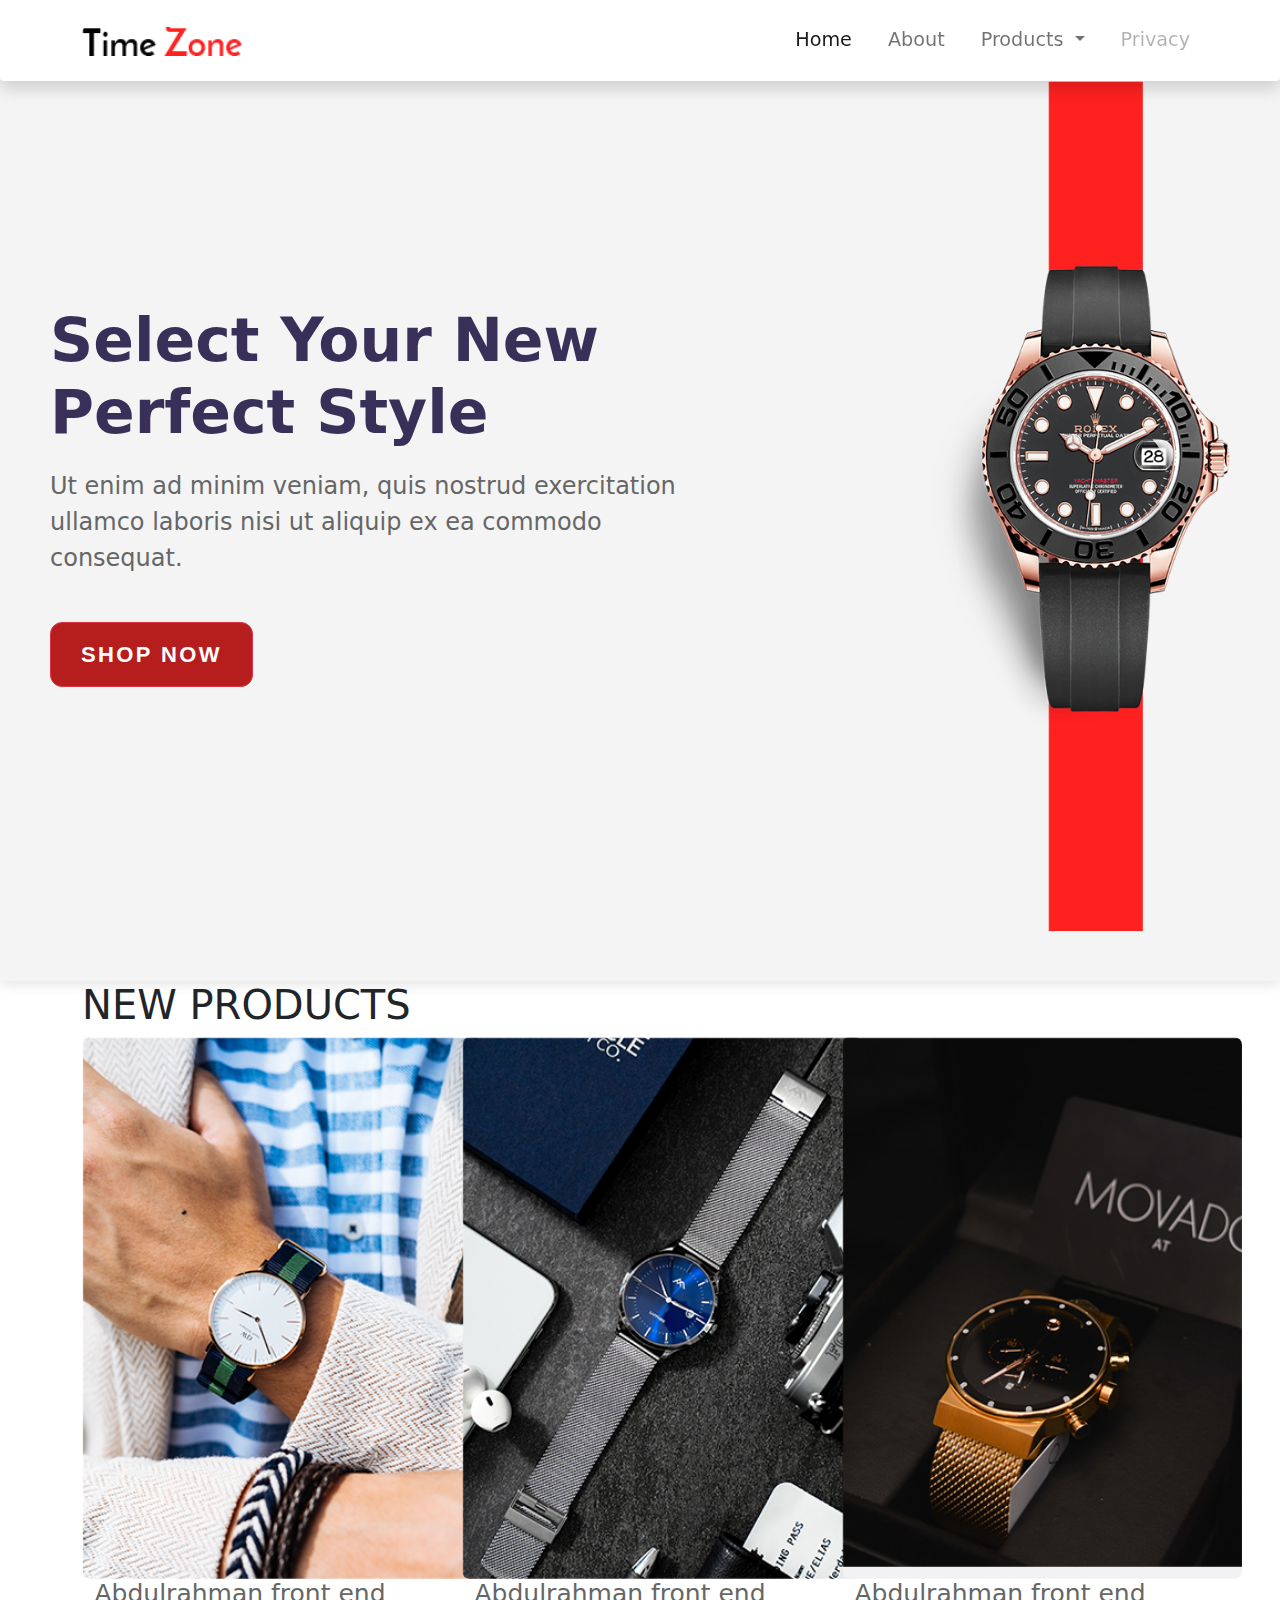
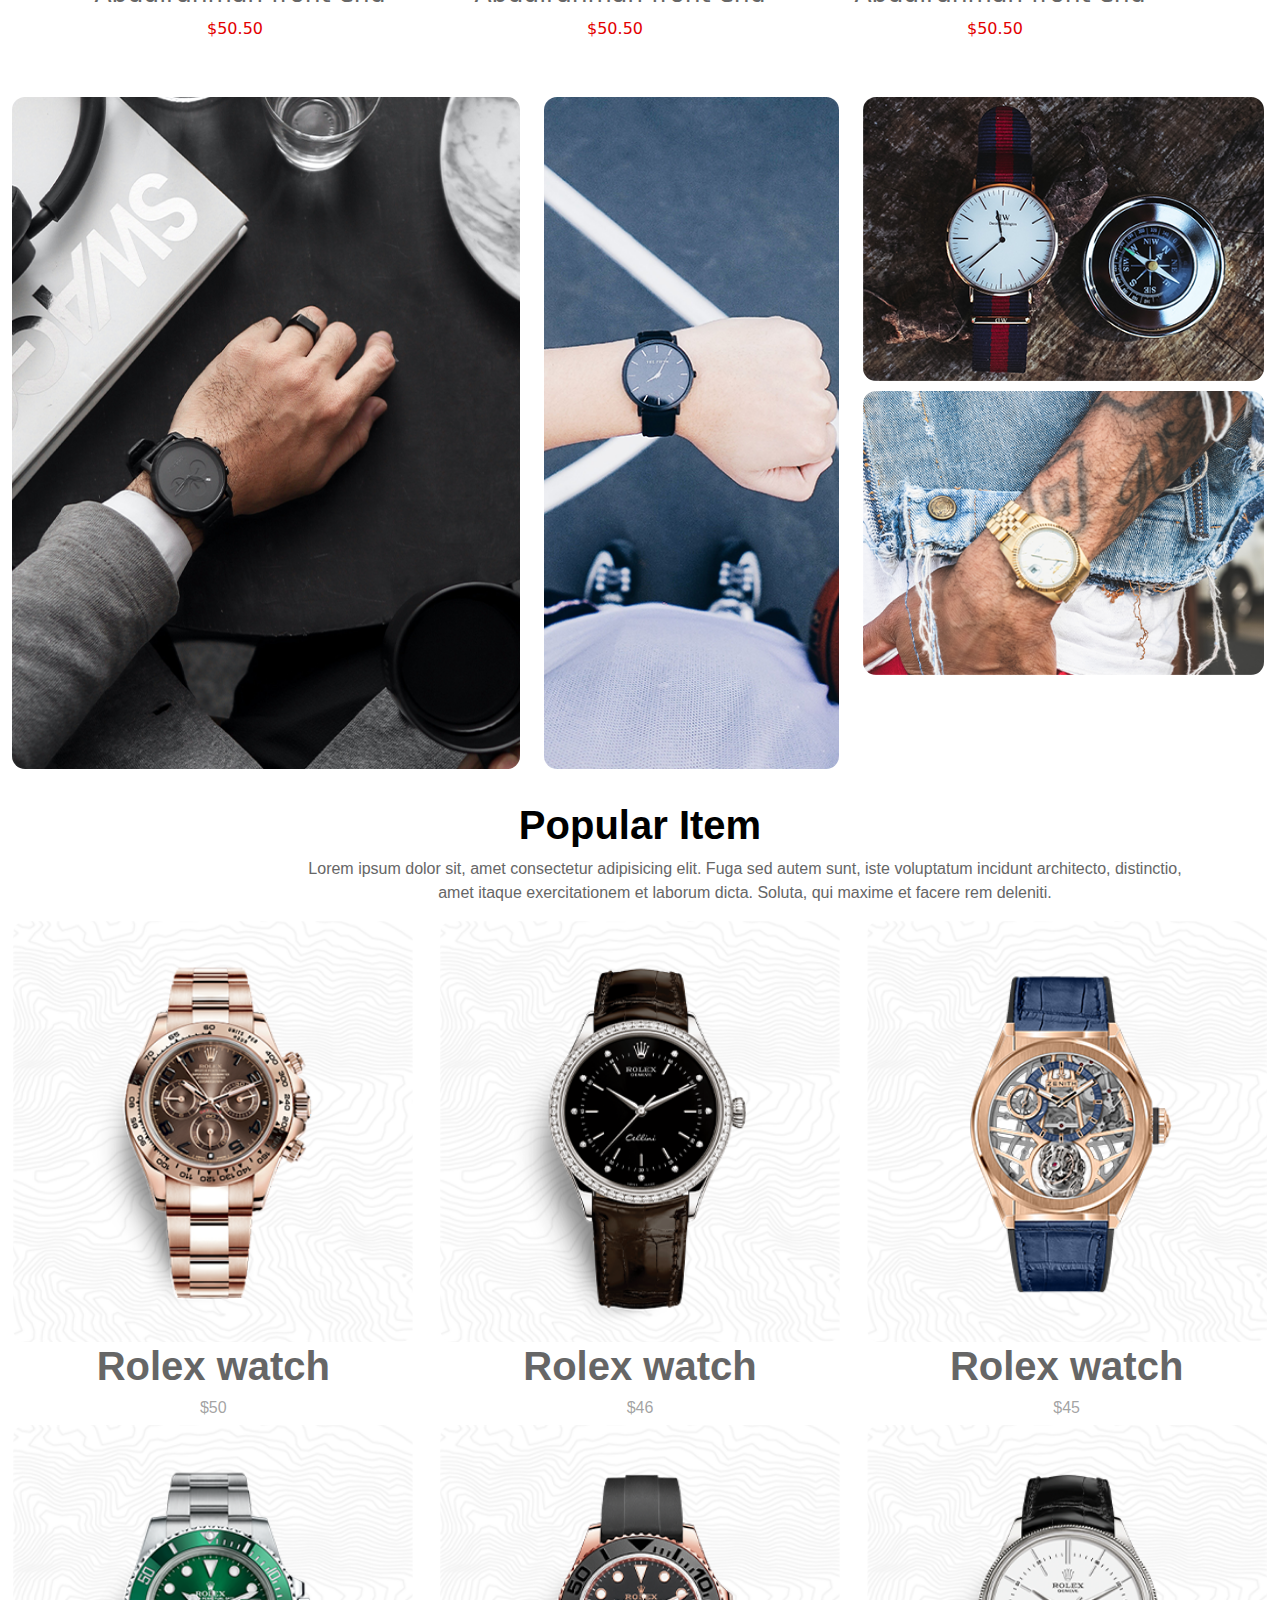
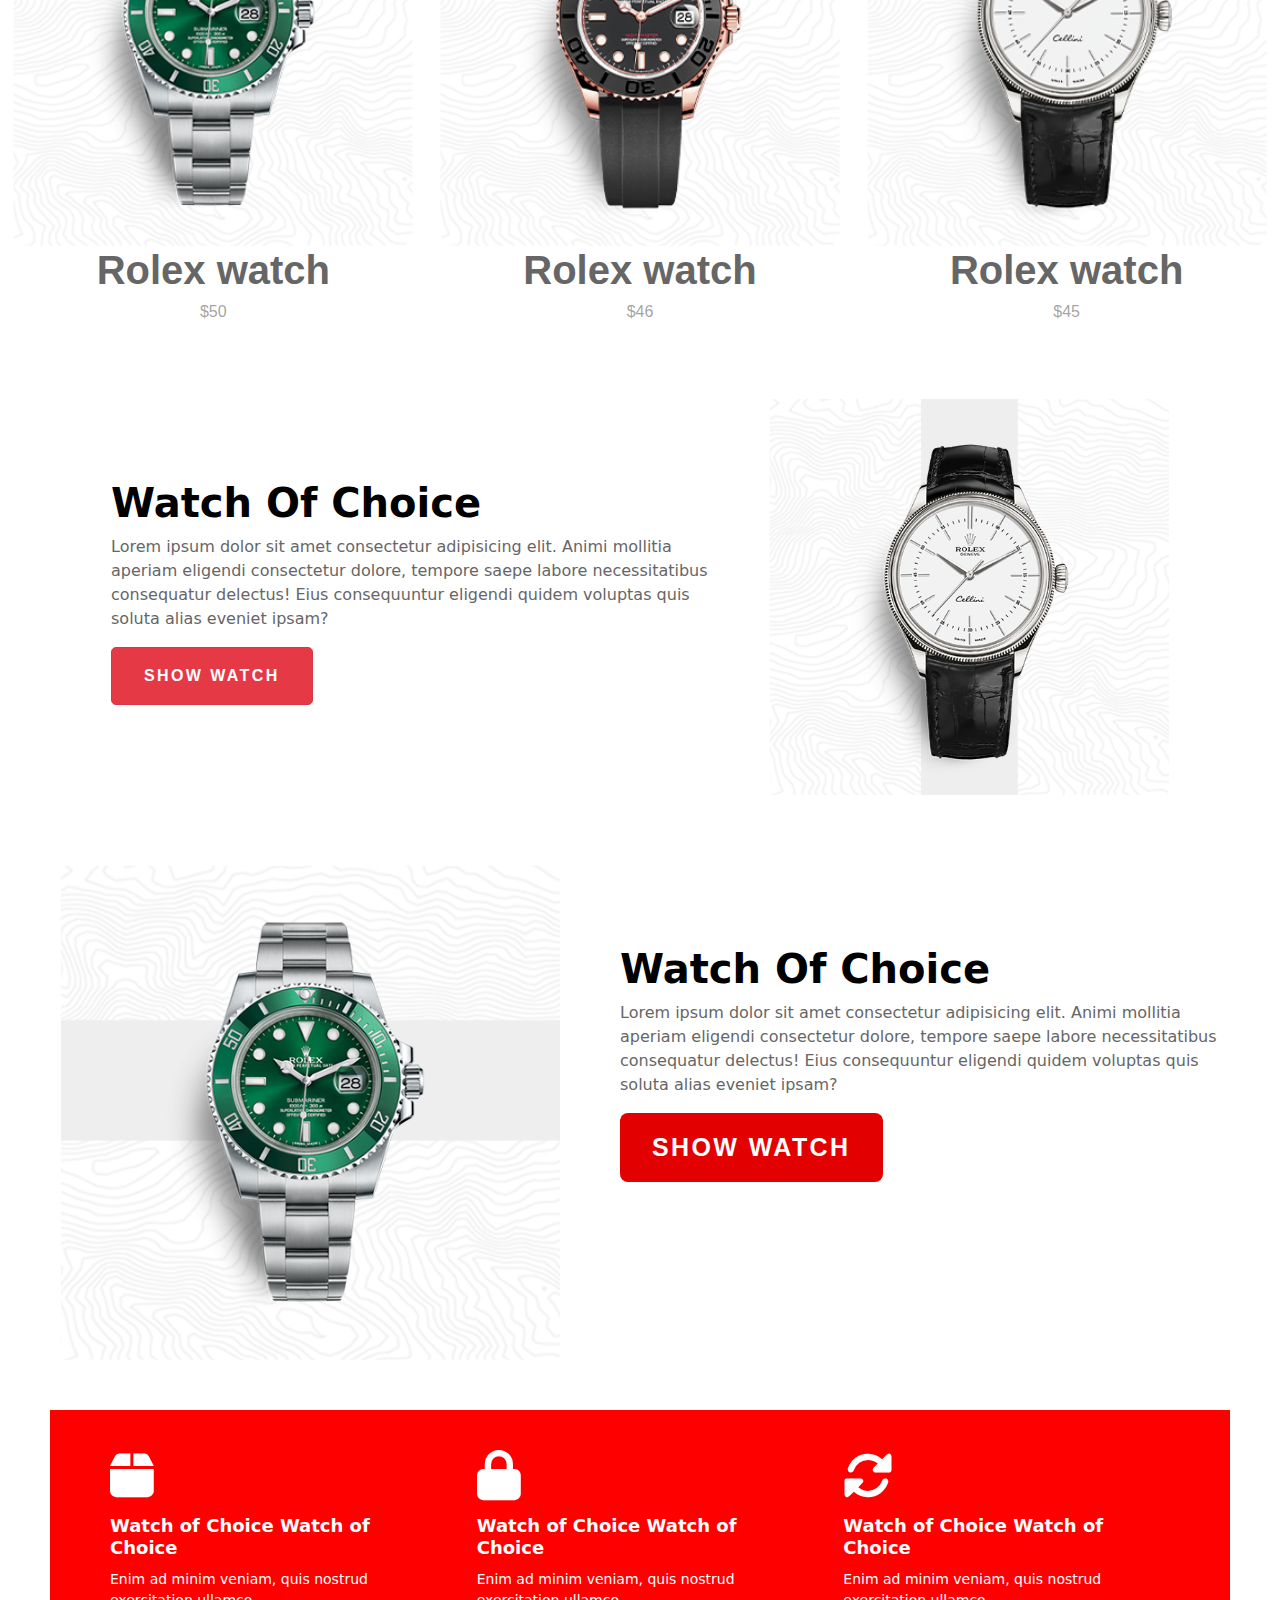
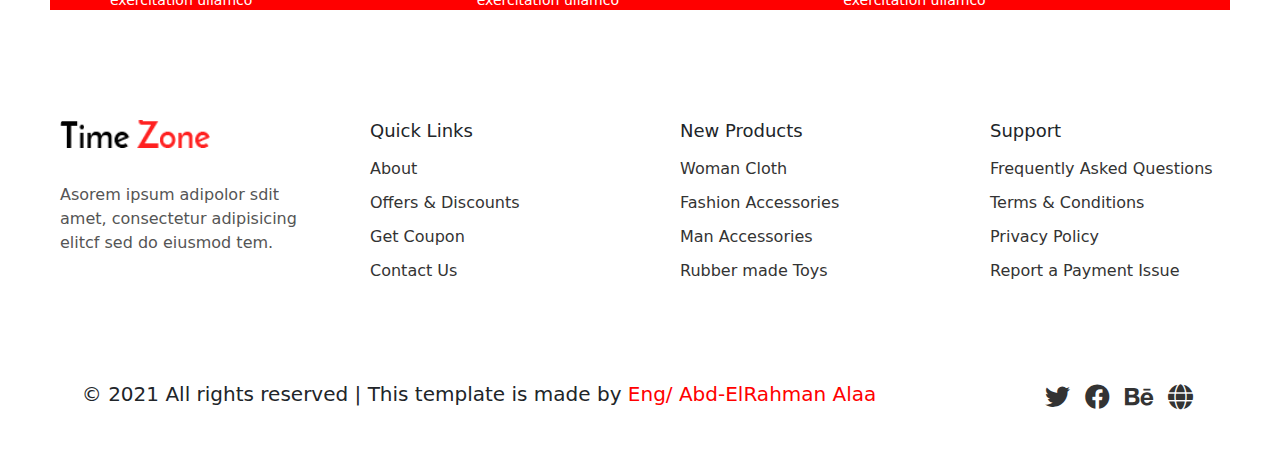
<file: index.html>
<!DOCTYPE html>
<html lang="en">
<head>
  <meta charset="UTF-8">
  <meta name="viewport" content="width=device-width, initial-scale=1.0">
  <title>Watch Gallery</title>
  <link rel="stylesheet" href="bootstrap.min.css">
  <link rel="stylesheet" href="style.css">
  <link rel="stylesheet" href="https://cdnjs.cloudflare.com/ajax/libs/font-awesome/6.0.0-beta3/css/all.min.css">
</head>
<body>
  
  <!-- تعديل الـ Navbar -->
  <nav class="navbar navbar-expand-lg navbar-light shadow p-3 mb-5 bg-body rounded fixed-top">
    <div class="container">
      <a class="navbar-brand" href="#">
        <img src="logo2_footer.png" alt="Brand Logo" style="width: 160px; margin-right: 10px;">
      </a>
      <button class="navbar-toggler button" type="button" data-bs-toggle="collapse" data-bs-target="#navbarSupportedContent" aria-controls="navbarSupportedContent" aria-expanded="false" aria-label="Toggle navigation">
        <span class="navbar-toggler-icon"></span>
      </button>
      
      <div class="collapse navbar-collapse" id="navbarSupportedContent">
        <ul class="navbar-nav ms-auto mb-2 mb-lg-0">
          <li class="nav-item">
            <a class="nav-link active" aria-current="page" href="#">Home</a>
          </li>
          <li class="nav-item">
            <a class="nav-link" href="#">About</a>
          </li>
          <li class="nav-item dropdown">
            <a class="nav-link dropdown-toggle" href="#" id="navbarDropdown" role="button" data-bs-toggle="dropdown" aria-expanded="false">
              Products
            </a>
            <ul class="dropdown-menu" aria-labelledby="navbarDropdown">
              <li><a class="dropdown-item" href="#">Action</a></li>
              <li><a class="dropdown-item" href="#">Another action</a></li>
              <li><hr class="dropdown-divider"></li>
              <li><a class="dropdown-item" href="#">Something else here</a></li>
            </ul>
          </li>
          <li class="nav-item">
            <a class="nav-link disabled" href="#" tabindex="-1" aria-disabled="true">Privacy</a>
          </li>
        </ul>
      </div>
    </div>
  </nav>

  <!-- قسم الساعة -->
  <section class="watch-container">
    <div>
      <h1>Select Your New Perfect Style</h1>
      <p>Ut enim ad minim veniam, quis nostrud exercitation ullamco laboris nisi ut aliquip ex ea commodo consequat.</p>
      <button type="button" class="btn btn-danger button">Shop Now</button>
    </div>
    <div>
      <img src="watch.png" alt="Watch Image">
    </div>
  </section>

  <!-- قسم المنتجات الجديدة -->
  <section class="pro container">
    <div class="row">
      <h1>NEW PRODUCTS</h1>
      <div class="col-lg-4 col-md-4">
        <img src="new_product1.png" alt="">
        <h2>Abdulrahman front end</h2>
        <p>$50.50</p>
      </div>
      <div class="col-lg-4 col-md-4">
        <img src="new_product2.png" alt="">
        <h2>Abdulrahman front end</h2>
        <p>$50.50</p>
      </div>
      <div class="col-lg-4 col-md-4">
        <img src="new_product3.png" alt="">
        <h2>Abdulrahman front end</h2>
        <p>$50.50</p>
      </div>
    </div>
  </section>

  <!-- قسم معرض الصور -->
  <section class="ims container-fluid">
    <div class="row">
      <div class="da col-lg-5 col-md-12">
        <img src="gallery1.png" alt="Gallery Image 1" class="full-width">
      </div>
      <div class="ca col-lg-3 col-md-6">
        <img src="gallery2.png" alt="Gallery Image 2" class="full-width">
      </div>
      <div class="ss col-lg-4 col-md-6">
        <img src="gallery3.png" alt="Gallery Image 3" class="half-width">
        <img src="gallery4.png" alt="Gallery Image 4" class="half-width">
      </div>
    </div>
  </section>

  <section class="pop">
    <div>
        <h1>Popular Item</h1>
    </div>
    <div>
        <p>Lorem ipsum dolor sit, amet consectetur adipisicing elit. Fuga sed autem sunt, iste voluptatum incidunt architecto, distinctio, amet itaque exercitationem et laborum dicta. Soluta, qui maxime et facere rem deleniti.</p>
    </div>
    <div class="popphoo">
        <div class="product">
            <img src="popular1.png" alt="">
            <h1>Rolex watch</h1>
            <h3>$50</h3>
            <div class="add-to-cart" style="display: none;">
                <button class="btn btn-success button">Add to Cart</button>
            </div>
        </div>
        <div class="product">
            <img src="popular2.png" alt="">
            <h1>Rolex watch</h1>
            <h3>$46</h3>
            <div class="add-to-cart" style="display: none;">
                <button class="btn btn-success button">Add to Cart</button>
            </div>
        </div>
        <div class="product">
            <img src="popular3.png" alt="">
            <h1>Rolex watch</h1>
            <h3>$45</h3>
            <div class="add-to-cart" style="display: none;">
                <button class="btn btn-success button">Add to Cart</button>
            </div>
        </div>
    </div>
    <div class="asd popphoo">
      <div class="product">
          <img src="popular4.png" alt="">
          <h1>Rolex watch</h1>
          <h3>$50</h3>
          <div class="add-to-cart" style="display: none;">
              <button class="btn btn-success button">Add to Cart</button>
          </div>
      </div>
      <div class="product">
          <img src="popular5.png" alt="">
          <h1>Rolex watch</h1>
          <h3>$46</h3>
          <div class="add-to-cart" style="display: none;">
              <button class="btn btn-success button">Add to Cart</button>
          </div>
      </div>
      <div class="product">
          <img src="popular6.png" alt="">
          <h1>Rolex watch</h1>
          <h3>$45</h3>
          <div class="add-to-cart" style="display: none;">
              <button class="btn btn-success button">Add to Cart</button>
          </div>
      </div>
  </div>
</section>

<section class="show container">
  <div class="fkd">
    <h1>Watch Of Choice</h1>
    <p>Lorem ipsum dolor sit amet consectetur adipisicing elit. Animi mollitia aperiam eligendi consectetur dolore, tempore saepe labore necessitatibus consequatur delectus! Eius consequuntur eligendi quidem voluptas quis soluta alias eveniet ipsam?</p>
    <button type="button" class="btn btn-danger button" style="border-radius: 5px;">SHOW Watch</button>  
  </div>
  <div class="msld">
    <img src="choce_watch1.png" alt="">
  </div>
</section>

<section class="showww">
  <div>
    <img src="choce_watch2.png" alt="">
  </div>
  <div class="fkd cdsasxa">
    <h1>Watch Of Choice</h1>
    <p>Lorem ipsum dolor sit amet consectetur adipisicing elit. Animi mollitia aperiam eligendi consectetur dolore, tempore saepe labore necessitatibus consequatur delectus! Eius consequuntur eligendi quidem voluptas quis soluta alias eveniet ipsam?</p>
    <button type="button" class="btn btn-danger button">SHOW Watch</button>  
  </div>
</section>


<section class="features-section">
  <div class="feature">
    <i class="fas fa-box"></i>
    <h3>Watch of Choice Watch of Choice</h3>
    <p>Enim ad minim veniam, quis nostrud exercitation ullamco</p>
  </div>
  
  <div class="feature">
    <i class="fas fa-lock"></i>
    <h3>Watch of Choice Watch of Choice</h3>
    <p>Enim ad minim veniam, quis nostrud exercitation ullamco</p>
  </div>
  
  <div class="feature">
    <i class="fas fa-sync-alt"></i>
    <h3>Watch of Choice Watch of Choice</h3>
    <p>Enim ad minim veniam, quis nostrud exercitation ullamco</p>
  </div>
</section>

<footer>
  <div class="footer-container">
    <div class="footer-section">
      <!-- إضافة الصورة بدل النص -->
      <img src="logo2_footer.png" alt="Time Zone Logo" style="width: 150px;">
      <p>Asorem ipsum adipolor sdit amet, consectetur adipisicing elitcf sed do eiusmod tem.</p>
    </div>

    <div class="footer-section">
      <h4>Quick Links</h4>
      <ul>
        <li><a href="#">About</a></li>
        <li><a href="#">Offers & Discounts</a></li>
        <li><a href="#">Get Coupon</a></li>
        <li><a href="#">Contact Us</a></li>
      </ul>
    </div>

    <div class="footer-section">
      <h4>New Products</h4>
      <ul>
        <li><a href="#">Woman Cloth</a></li>
        <li><a href="#">Fashion Accessories</a></li>
        <li><a href="#">Man Accessories</a></li>
        <li><a href="#">Rubber made Toys</a></li>
      </ul>
    </div>

    <div class="footer-section">
      <h4>Support</h4>
      <ul>
        <li><a href="#">Frequently Asked Questions</a></li>
        <li><a href="#">Terms & Conditions</a></li>
        <li><a href="#">Privacy Policy</a></li>
        <li><a href="#">Report a Payment Issue</a></li>
      </ul>
    </div>

  </div>
</footer>

<section class="foot">
<div class="span">
  <p>&copy; 2021 All rights reserved | This template is made by <span style="color: red;">Eng/ Abd-ElRahman Alaa</span></p>
</div>
  <div class="footer-social">
    <a href="#"><i class="fab fa-twitter"></i></a>
    <a href="#"><i class="fab fa-facebook"></i></a>
    <a href="#"><i class="fab fa-behance"></i></a>
    <a href="#"><i class="fas fa-globe"></i></a>
  </div>
</section>



  
  
  <script src="main.js"></script>
  <script src="bootstrap.bundle.min.js"></script>
</body>
</html>
</file>
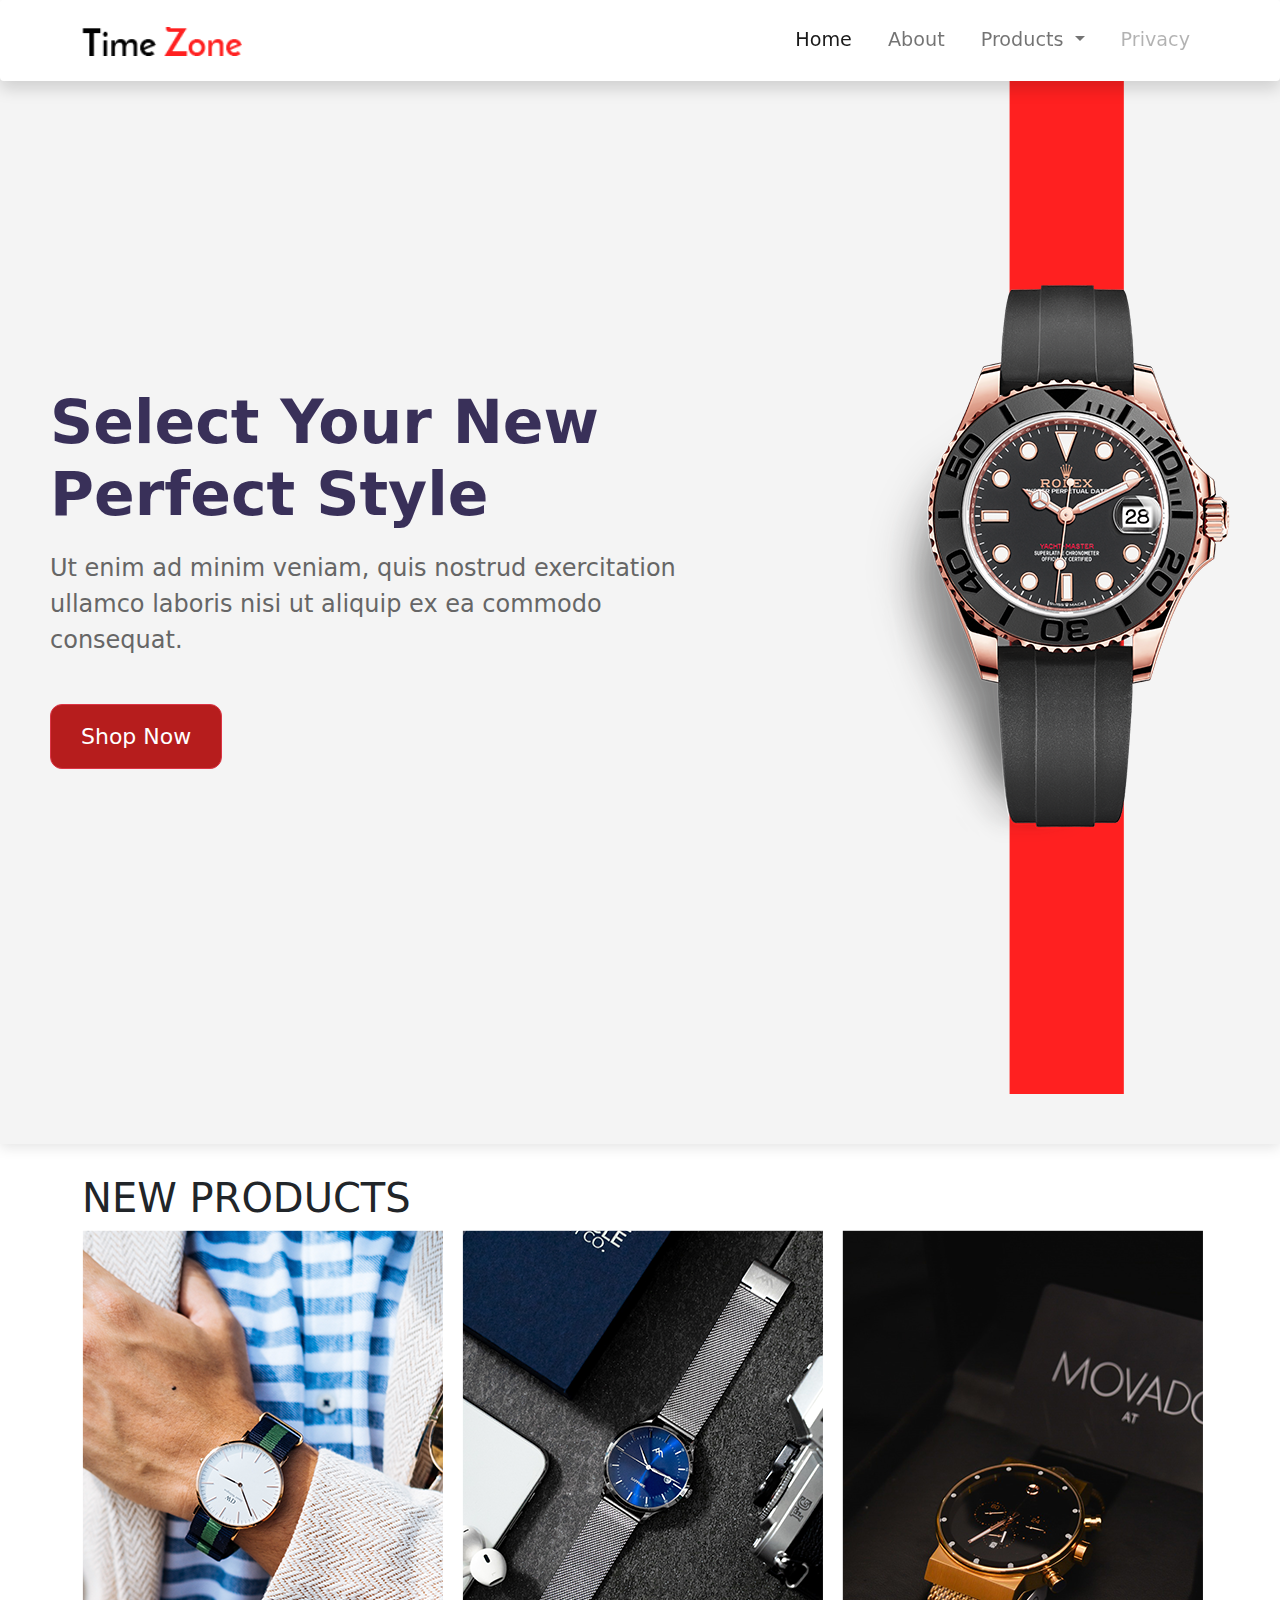
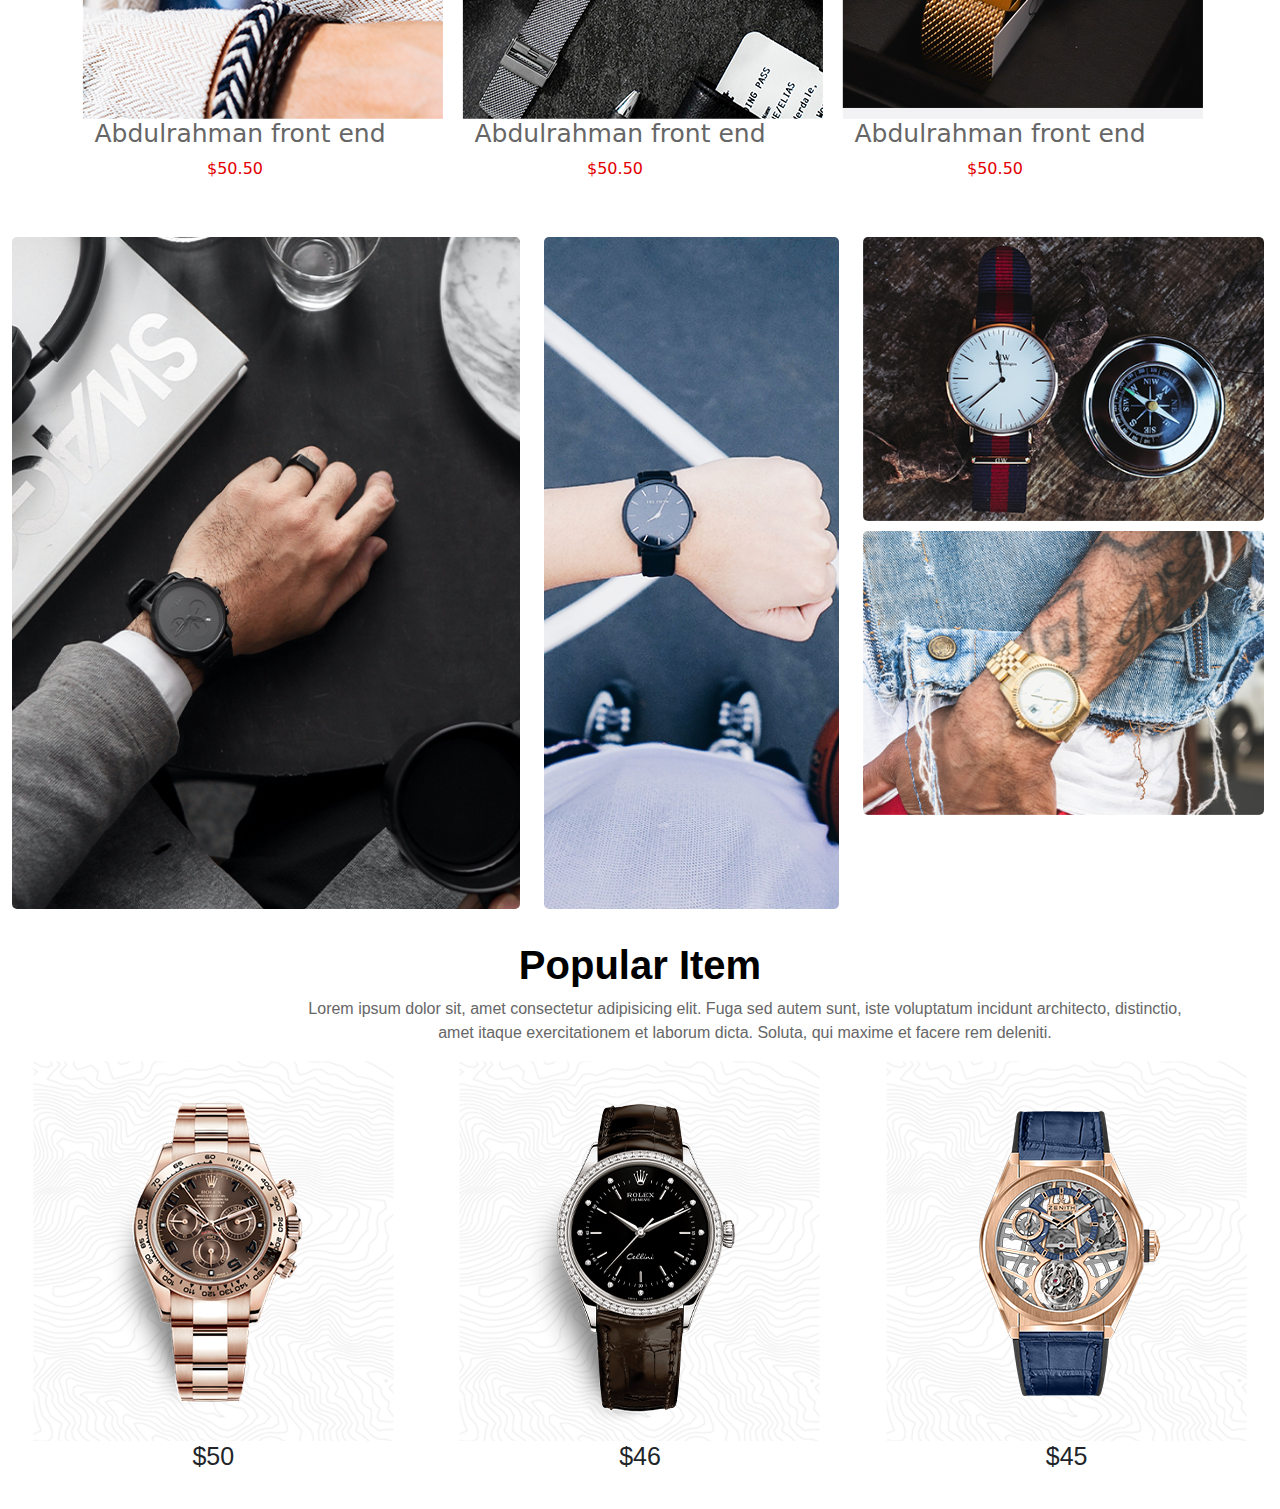
<file: bootstrap/index.html>
<!DOCTYPE html>
<html lang="en">
<head>
  <meta charset="UTF-8">
  <meta name="viewport" content="width=device-width, initial-scale=1.0">
  <title>Watch Gallery</title>
  <link rel="stylesheet" href="bootstrap.min.css">
  <link rel="stylesheet" href="style.css">
</head>
<body>
  
  <!-- تعديل الـ Navbar -->
  <nav class="navbar navbar-expand-lg navbar-light shadow p-3 mb-5 bg-body rounded fixed-top">
    <div class="container">
      <a class="navbar-brand" href="#">
        <img src="logo2_footer.png" alt="Brand Logo" style="width: 160px; margin-right: 10px;">
      </a>
      <button class="navbar-toggler" type="button" data-bs-toggle="collapse" data-bs-target="#navbarSupportedContent" aria-controls="navbarSupportedContent" aria-expanded="false" aria-label="Toggle navigation">
        <span class="navbar-toggler-icon"></span>
      </button>
      
      <div class="collapse navbar-collapse" id="navbarSupportedContent">
        <ul class="navbar-nav ms-auto mb-2 mb-lg-0">
          <li class="nav-item">
            <a class="nav-link active" aria-current="page" href="#">Home</a>
          </li>
          <li class="nav-item">
            <a class="nav-link" href="#">About</a>
          </li>
          <li class="nav-item dropdown">
            <a class="nav-link dropdown-toggle" href="#" id="navbarDropdown" role="button" data-bs-toggle="dropdown" aria-expanded="false">
              Products
            </a>
            <ul class="dropdown-menu" aria-labelledby="navbarDropdown">
              <li><a class="dropdown-item" href="#">Action</a></li>
              <li><a class="dropdown-item" href="#">Another action</a></li>
              <li><hr class="dropdown-divider"></li>
              <li><a class="dropdown-item" href="#">Something else here</a></li>
            </ul>
          </li>
          <li class="nav-item">
            <a class="nav-link disabled" href="#" tabindex="-1" aria-disabled="true">Privacy</a>
          </li>
        </ul>
      </div>
    </div>
  </nav>

  <!-- قسم الساعة -->
  <section class="watch-container">
    <div>
      <h1>Select Your New Perfect Style</h1>
      <p>Ut enim ad minim veniam, quis nostrud exercitation ullamco laboris nisi ut aliquip ex ea commodo consequat.</p>
      <button type="button" class="btn btn-danger">Shop Now</button>
    </div>
    <div>
      <img src="watch.png" alt="Watch Image">
    </div>
  </section>

  <!-- قسم المنتجات الجديدة -->
  <section class="pro container">
    <div class="row">
      <h1>NEW PRODUCTS</h1>
      <div class="col-lg-4 col-md-4">
        <img src="new_product1.png" alt="">
        <h2>Abdulrahman front end</h2>
        <p>$50.50</p>
      </div>
      <div class="col-lg-4 col-md-4">
        <img src="new_product2.png" alt="">
        <h2>Abdulrahman front end</h2>
        <p>$50.50</p>
      </div>
      <div class="col-lg-4 col-md-4">
        <img src="new_product3.png" alt="">
        <h2>Abdulrahman front end</h2>
        <p>$50.50</p>
      </div>
    </div>
  </section>

  <!-- قسم معرض الصور -->
  <section class="ims container-fluid">
    <div class="row">
      <div class="da col-lg-5 col-md-12">
        <img src="gallery1.png" alt="Gallery Image 1" class="full-width">
      </div>
      <div class="ca col-lg-3 col-md-6">
        <img src="gallery2.png" alt="Gallery Image 2" class="full-width">
      </div>
      <div class="ss col-lg-4 col-md-6">
        <img src="gallery3.png" alt="Gallery Image 3" class="half-width">
        <img src="gallery4.png" alt="Gallery Image 4" class="half-width">
      </div>
    </div>
  </section>

  <section class="pop">
    <div>
        <h1>Popular Item</h1>
    </div>
    <div>
        <p>Lorem ipsum dolor sit, amet consectetur adipisicing elit. Fuga sed autem sunt, iste voluptatum incidunt architecto, distinctio, amet itaque exercitationem et laborum dicta. Soluta, qui maxime et facere rem deleniti.</p>
    </div>
    <div class="popphoo">
        <div class="product">
            <img src="popular1.png" alt="">
            <h3>$50</h3>
            <div class="add-to-cart" style="display: none;">
                <button class="btn btn-success">Add to Cart</button>
            </div>
        </div>
        <div class="product">
            <img src="popular2.png" alt="">
            <h3>$46</h3>
            <div class="add-to-cart" style="display: none;">
                <button class="btn btn-success">Add to Cart</button>
            </div>
        </div>
        <div class="product">
            <img src="popular3.png" alt="">
            <h3>$45</h3>
            <div class="add-to-cart" style="display: none;">
                <button class="btn btn-success">Add to Cart</button>
            </div>
        </div>
    </div>
    <div></div>
</section>
  
  <script src="main.js"></script>
  <script src="bootstrap.bundle.min.js"></script>
</body>
</html>
</file>
<file: style.css>
/* تعديل الـ Navbar */
.navbar {
  background-color: #ffffff;
  box-shadow: 0 4px 8px rgba(0, 0, 0, 0.1);
}

.navbar-brand img {
  width: 180px; 
  margin-right: 15px;
  
}

.navbar-nav .nav-link {
  color: #000000;
  margin-left: 20px;
  font-size: 1.2rem;
  padding: 10px 15px;
  transition: border 0.3s ease;
}

.navbar-nav .nav-link.active {
  color: #ffffff;
  border-radius: 5px;
}

.navbar-nav .dropdown-menu {
  background-color: #ffffff;
  border-radius: 5px;
}

/* قسم الساعة */
.watch-container {
  display: flex;
  justify-content: space-between;
  align-items: center;
  margin-top: 10px;
  padding: 50px;
  background-color: #f4f4f4;
  box-shadow: 0 4px 12px rgba(0, 0, 0, 0.1);
  margin-bottom: 0px;
}

.watch-container h1 {
  font-size: 60px;
  font-weight: bold;
  color: #0e0335cf;
  width: 700px;
}

.watch-container p {
  font-size: 1.5rem;
  color: #666666;
  margin-top: 20px;
  margin-right: 20px;
  width: 650px;
}

.watch-container .btn {
  background-color: #b61d1d;
  color: #ffffff;
  font-size: 22px;
  padding: 15px 30px;
  border-radius: 12px;
  margin-top: 30px;
}

.watch-container .btn:hover {
  background-color: #e30000;
}

.watch-container img {
  max-width: 300px;
  height: auto;
  margin-left: 30px;
  border-radius: 13px;
  cursor: pointer;
  transition: 400ms;
  margin-top: 21px;
  }

  

/* قسم المنتجات الجديدة */
.pro h2 {
  text-align: center;
  font-size: 25px;
  margin-right: 40px;
  color: #666666;
}

.pro p {
  text-align: center;
  margin-right: 50px;
  color: #e30000;
}

.pro img {
    border-radius: 8px;
    cursor: pointer;
    transition: 400ms;
  }
.pro img:hover {
    transform: scale(1.03);
  }
  

/* قسم معرض الصور */
/* قسم معرض الصور */
.ims {
  display: grid;
  grid-template-areas:
      "img1 img2 img3"
      "img1 img2 img4";
  grid-gap: 2px;
  margin-top: 40px;
}

.ims img {
  border-radius: 5px;
  width: 100%;
  height: auto;
  object-fit: cover;
  border-radius: 13px;
  cursor: pointer;
  transition: 400ms;
  }
.ims img:hover {
    transform: scale(1.03);
  }
  

.full-width {
  grid-area: img1;
  height: 800px; /* الحجم الأكبر للصورة */
}

.ss img{
  margin-bottom: 10px;
}
.half-width {
  grid-area: img2;
  height: 345px; /* حجم متوسط للصورة */
}

.quarter-width {
  grid-area: img3;
  height: 345px; /* حجم صغير للصورة */
}

.small-height {
  grid-area: img4;
  height: 345px; /* حجم صغير للصورة */
}
.ca img {
  height: 672px;
}
.da img {
  height: 672px;
  margin-left: 0px;
}
.pop{
  text-align: center;
  font-family: 'Franklin Gothic Medium', 'Arial Narrow', Arial, sans-serif;
  margin-top: 30px;
  margin-bottom: 30px;
}

.popphoo{
  display: flex;
  justify-content: space-around;
}
.pop p {
  width: 900px;
  color: #666666;
  margin-left: 295px;
}
.pop h1 {
  color: #000000;
  font-weight: bolder;
}
.pop h3 {
  font-size: 25px;
}
.add-to-cart {
  margin-top: 10px;
  margin-bottom: 10px;
}
.product h1 {
  color: #666666;
  font-weight: 100px;
}
.product h3{
  font-size: medium;
  color: #6666669b;
}

.show {
  margin-top: 70px;
  display: flex;
  justify-content: space-around;
}
.show h1{
  color: #000000;
  font-weight: bold;
}
.show p {
  width: 600px;
  color: #666666;
}

.popphoo img{
  width: 400px;
  background-size: cover;
  border-radius: 13px;
  cursor: pointer;
  transition: 400ms;
  }
img:hover {
    transform: scale(1.03);
  }
  
.fkd {
  margin-top: 80px;
}
.msld{
  width: 400px;
  background-size: cover;
  border-radius: 13px;
  cursor: pointer;
  transition: 400ms;
  }

.showww{
  margin-top: 70px;
  display: flex;
  justify-content: space-evenly; 
}
.showww h1{
  color: #000000;
  font-weight: bold;
}
.showww p {
  width: 600px;
  color: #666666;
}
.showww button {
  color: #ffffff;
  border: none;
  background-color: #e30000;
  border-radius: 8px;
  font-size: 25px;
}
.showww img{
  width: 500px;
  background-size: cover;
  border-radius: 5px;
  cursor: pointer;
  transition: 400ms;
  }


/* تعديل القسم الأخير */

.features-section {
  display: flex;
  justify-content: space-between;
  background-color: #ff0000; /* اللون الأحمر */
  padding: 40px; /* ضبط المسافات من الجوانب ومن الأعلى والأسفل */
  height: 200px; /* ضبط ارتفاع القسم */
  margin: 50px; /* مسافة من الأعلى والأسفل */
}

.feature {
  text-align: left;
  flex: 1;
  color: white;
  margin: 0 20px; /* زيادة المسافة بين العناصر */
}

.feature i {
  font-size: 50px; /* حجم الأيقونة */
  margin-bottom: 15px;
}

.feature h3 {
  font-size: 18px; /* حجم عنوان القسم */
  font-weight: bold;
  margin-bottom: 10px; /* المسافة بين العنوان والنص */
}

.feature p {
  font-size: 14px; /* حجم نص الفقرة */
}

@media (max-width: 768px) {
  .features-section {
    flex-direction: column; /* تغيير اتجاه العناصر إلى عمودي في الشاشات الصغيرة */
    align-items: center; /* توسيط العناصر */
    height: auto; /* ضبط الارتفاع تلقائي */
  }

  .feature {
    margin-bottom: 20px; /* مسافة بين العناصر في العرض العمودي */
  }
}

footer {
  padding: 40px 0;
  text-align: left;
}

.footer-container {
  display: flex;
  justify-content: space-around;
  flex-wrap: wrap;
  margin-left: 40px;
}

.footer-section {
  flex: 1;
  min-width: 200px;
  margin: 20px;
}

.footer-section img {
  width: 150px; /* التحكم في حجم الصورة */
  margin-bottom: 20px; /* مسافة أسفل الصورة */
}

.footer-section h4 {
  font-size: 18px;
  margin-bottom: 15px;
}

.footer-section ul {
  list-style-type: none;
  padding: 0;
}

.footer-section ul li {
  margin-bottom: 10px;
}

.footer-section ul li a {
  color: #333;
  text-decoration: none;
}

.footer-section ul li a:hover {
  color: red;
}


.footer-section p {
  color: #555;
  margin-top: 15px;
}

.footer-section p span {
  color: red;
}
.foot{
  margin-top: 20px;
  margin-bottom: 40px;
  display: flex;
  justify-content: space-around;
}


.footer-social a {
  font-size: 25px;
  color: #333;
  margin: 0 5px;
  text-decoration: none;
}

.footer-social a:hover {
  color: rgb(93, 78, 78);
}
.span{
  font-size: 20px;
}
.button {
  display: inline-block;
  padding: 1rem 2rem;
  border-radius: 10rem;
  background-color: #e63946; /* اللون الأساسي - يمكنك تغييره */
  color: #fff;
  font-family: Arial, Helvetica, sans-serif;
  font-size: 1rem;
  font-weight: bold;
  letter-spacing: 0.15rem;
  text-decoration: none;
  text-transform: uppercase;
  transition: all 0.3s;
  position: relative;
  overflow: hidden;
  z-index: 1;
}

.button:hover {
  color: black; /* اللون عند التحويم */
}

.button::after {
  content: "";
  position: absolute;
  left: 0;
  top: 0;
  height: 100%;
  width: 100%;
  background-color: #f1faee; /* اللون عند التحويم */
  z-index: -1;
  border-radius: 0px;
  transition: 0.3s ease all;
  transform: scale(0, 1);
  transform-origin: bottom left;
  transition: transform 500ms cubic-bezier(0.86, 0, 0.07, 1);
}

.button:hover::after {
  transform: scale(1, 1);
  transform-origin: bottom left;
}
img {
  width: 400px;
  background-size: cover;
  border-radius: 5px;
  cursor: pointer;
  transition: 400ms;
  }
img:hover {
    transform: scale(1.03);
  }
</file>
<file: bootstrap/style.css>
/* تعديل الـ Navbar */
.navbar {
  background-color: #ffffff;
  box-shadow: 0 4px 8px rgba(0, 0, 0, 0.1);
}

.navbar-brand img {
  width: 180px; 
  margin-right: 15px;
}

.navbar-nav .nav-link {
  color: #000000;
  margin-left: 20px;
  font-size: 1.2rem;
  padding: 10px 15px;
  transition: border 0.3s ease;
}

.navbar-nav .nav-link.active {
  color: #ffffff;
  border-radius: 5px;
}

.navbar-nav .dropdown-menu {
  background-color: #ffffff;
  border-radius: 5px;
}

/* قسم الساعة */
.watch-container {
  display: flex;
  justify-content: space-between;
  align-items: center;
  margin-top: 10px;
  padding: 50px;
  background-color: #f4f4f4;
  box-shadow: 0 4px 12px rgba(0, 0, 0, 0.1);
  margin-bottom: 30px;
}

.watch-container h1 {
  font-size: 60px;
  font-weight: bold;
  color: #0e0335cf;
  width: 700px;
}

.watch-container p {
  font-size: 1.5rem;
  color: #666666;
  margin-top: 20px;
  margin-right: 20px;
  width: 650px;
}

.watch-container .btn {
  background-color: #b61d1d;
  color: #ffffff;
  font-size: 22px;
  padding: 15px 30px;
  border-radius: 12px;
  margin-top: 30px;
}

.watch-container .btn:hover {
  background-color: #e30000;
}

.watch-container img {
  max-width: 500px;
  height: auto;
  margin-left: 30px;
}

/* قسم المنتجات الجديدة */
.pro h2 {
  text-align: center;
  font-size: 25px;
  margin-right: 40px;
  color: #666666;
}

.pro p {
  text-align: center;
  margin-right: 50px;
  color: #e30000;
}

.pro img {
  transition: transform 0.3s ease-in-out;
}

img:active {
  transform: scale(0.9);
}

/* قسم معرض الصور */
/* قسم معرض الصور */
.ims {
  display: grid;
  grid-template-areas:
      "img1 img2 img3"
      "img1 img2 img4";
  grid-gap: 2px;
  margin-top: 40px;
}

.ims img {
  border-radius: 5px;
  width: 100%;
  height: auto;
  object-fit: cover;
  transition: transform 0.3s ease-in-out;
}

.full-width {
  grid-area: img1;
  height: 800px; /* الحجم الأكبر للصورة */
}

.ss img{
  margin-bottom: 10px;
}
.half-width {
  grid-area: img2;
  height: 345px; /* حجم متوسط للصورة */
}

.quarter-width {
  grid-area: img3;
  height: 345px; /* حجم صغير للصورة */
}

.small-height {
  grid-area: img4;
  height: 345px; /* حجم صغير للصورة */
}
.ca img {
  height: 672px;
}
.da img {
  height: 672px;
  margin-left: 0px;
}
.pop{
  text-align: center;
  font-family: 'Franklin Gothic Medium', 'Arial Narrow', Arial, sans-serif;
  margin-top: 30px;
  margin-bottom: 30px;
}

.popphoo{
  display: flex;
  justify-content: space-around;
}
.pop p {
  width: 900px;
  color: #666666;
  margin-left: 295px;
}
.pop h1 {
  color: #000000;
  font-weight: bolder;
}
.pop h3 {
  font-size: 25px;
}
.add-to-cart {
  margin-top: 10px;
}
</file>
